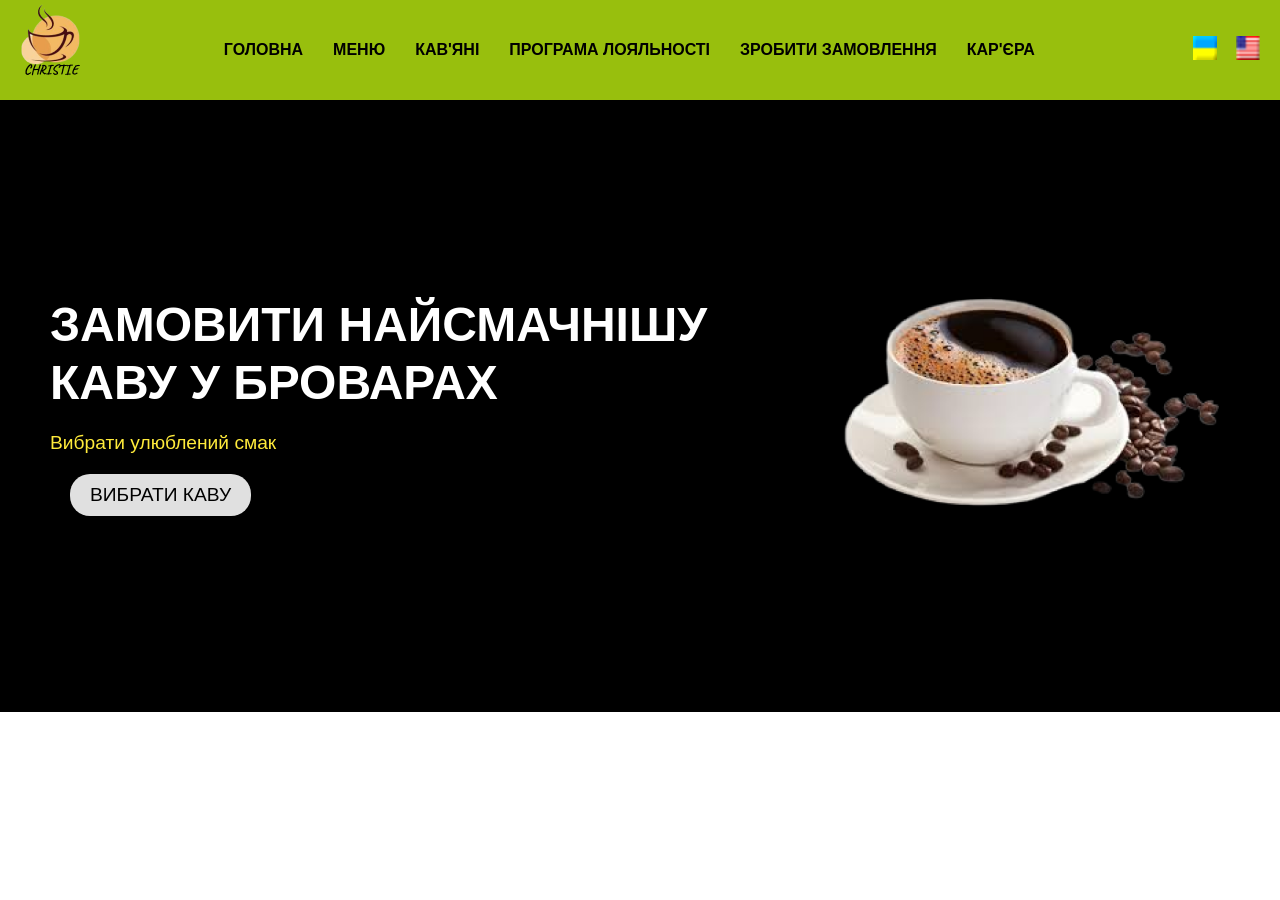
<file: page1/index.html>
<!DOCTYPE html>
<html lang="uk">
<head>
    <meta charset="UTF-8">
    <meta name="viewport" content="width=device-width, initial-scale=1.0">
    <title>Кав'ярня</title>
    <link rel="stylesheet" href="styles.css">
</head>
<body>
    <header>
        <nav class="navbar">
            <div class="logo">
                <img src="/images\Logotype.png" alt="Logo">
            </div>
            <ul class="nav-links">
                <li><a href="#">ГОЛОВНА</a></li>
                <li><a href="#">МЕНЮ</a></li>
                <li><a href="#">КАВ'ЯНІ</a></li>
                <li><a href="#">ПРОГРАМА ЛОЯЛЬНОСТІ</a></li>
                <li><a href="#">ЗРОБИТИ ЗАМОВЛЕННЯ</a></li>
                <li><a href="#">КАР'ЄРА</a></li>
            </ul>
            <div class="language-switcher">
                <a href="#"><img src="/images/ua.png.png" alt="UA"></a>
                <a href="#"><img src="/images/us.png.png" alt="EN"></a>
            </div>
        </nav>
    </header>

    <main>
        <section class="hero">
            <div class="content">
                <h1>ЗАМОВИТИ НАЙСМАЧНІШУ КАВУ У БРОВАРАХ</h1>
                <p><a href="#">Вибрати улюблений смак</a></p>
                <button>ВИБРАТИ КАВУ</button>
            </div>
            <div class="coffee-image">
                <img src="/images/cofe.png" alt="Coffee">
            </div>
        </section>
    </main>
</body>
</html>
</file>
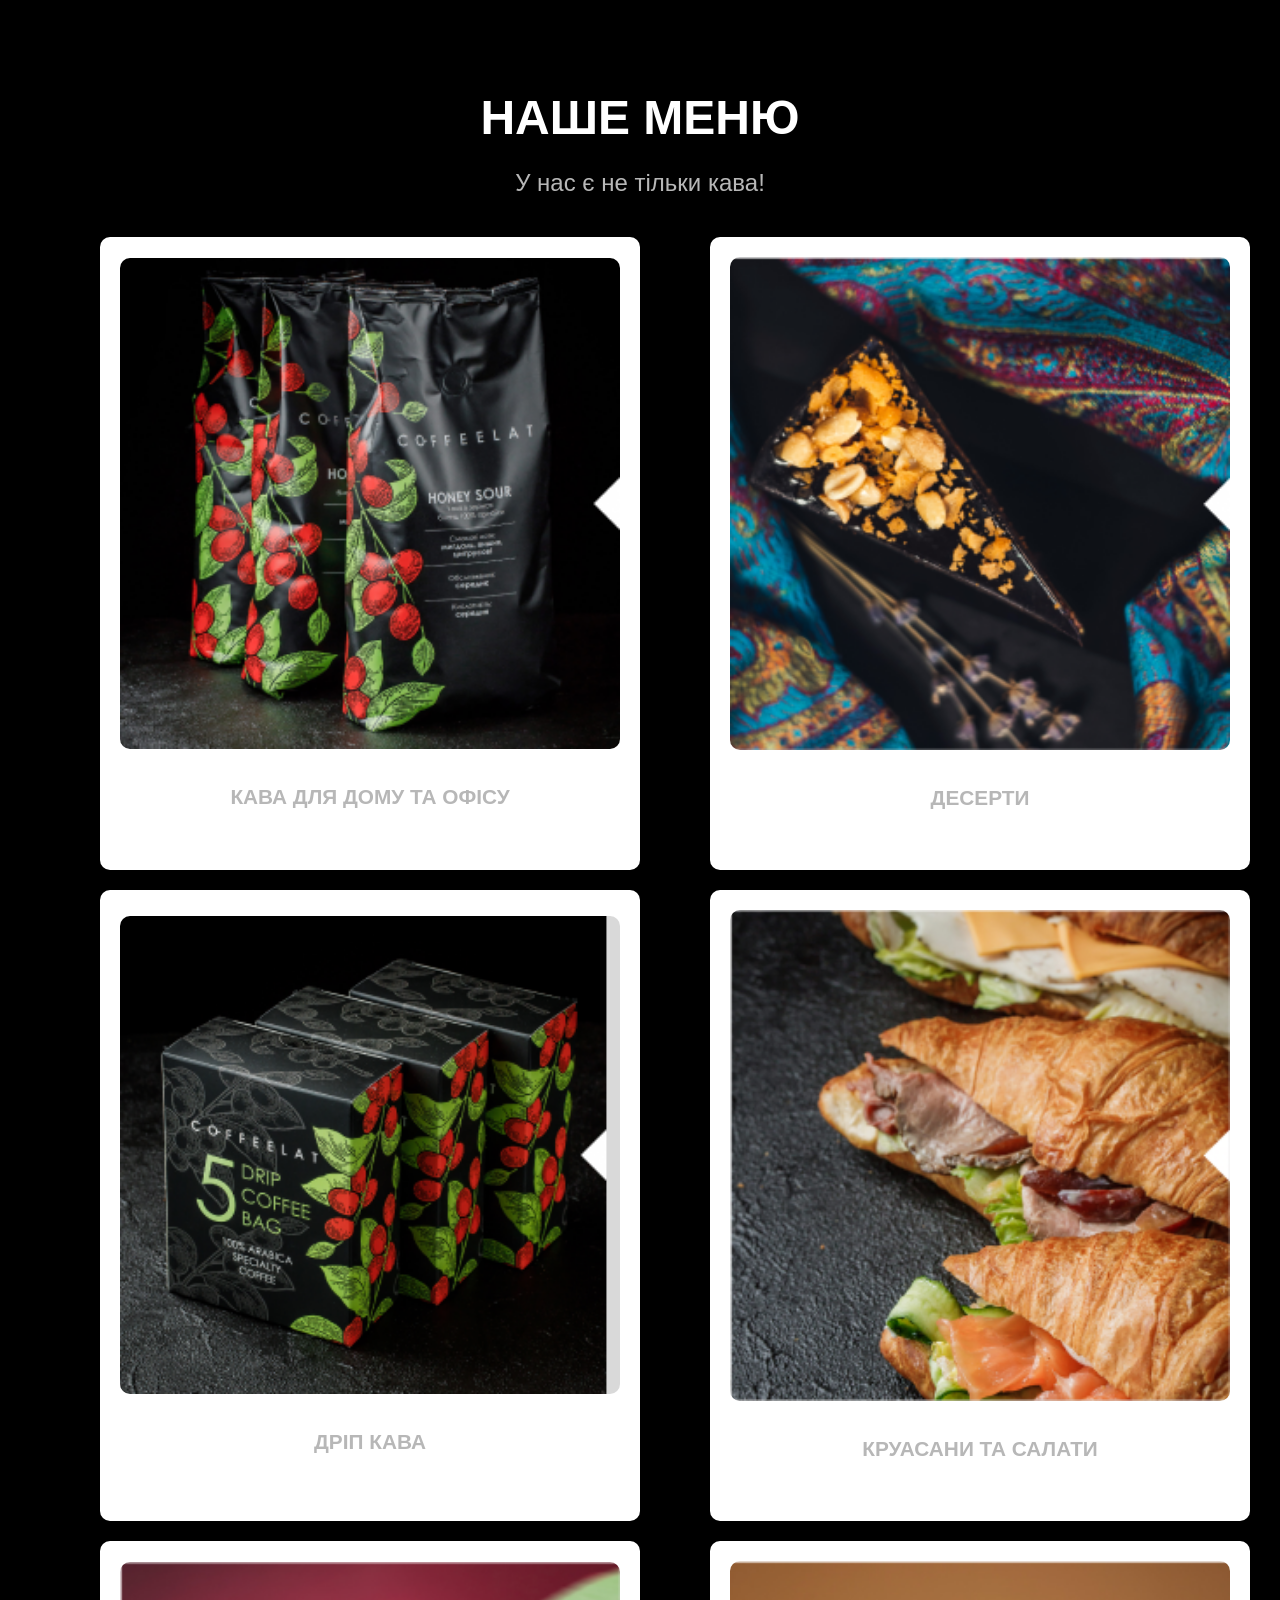
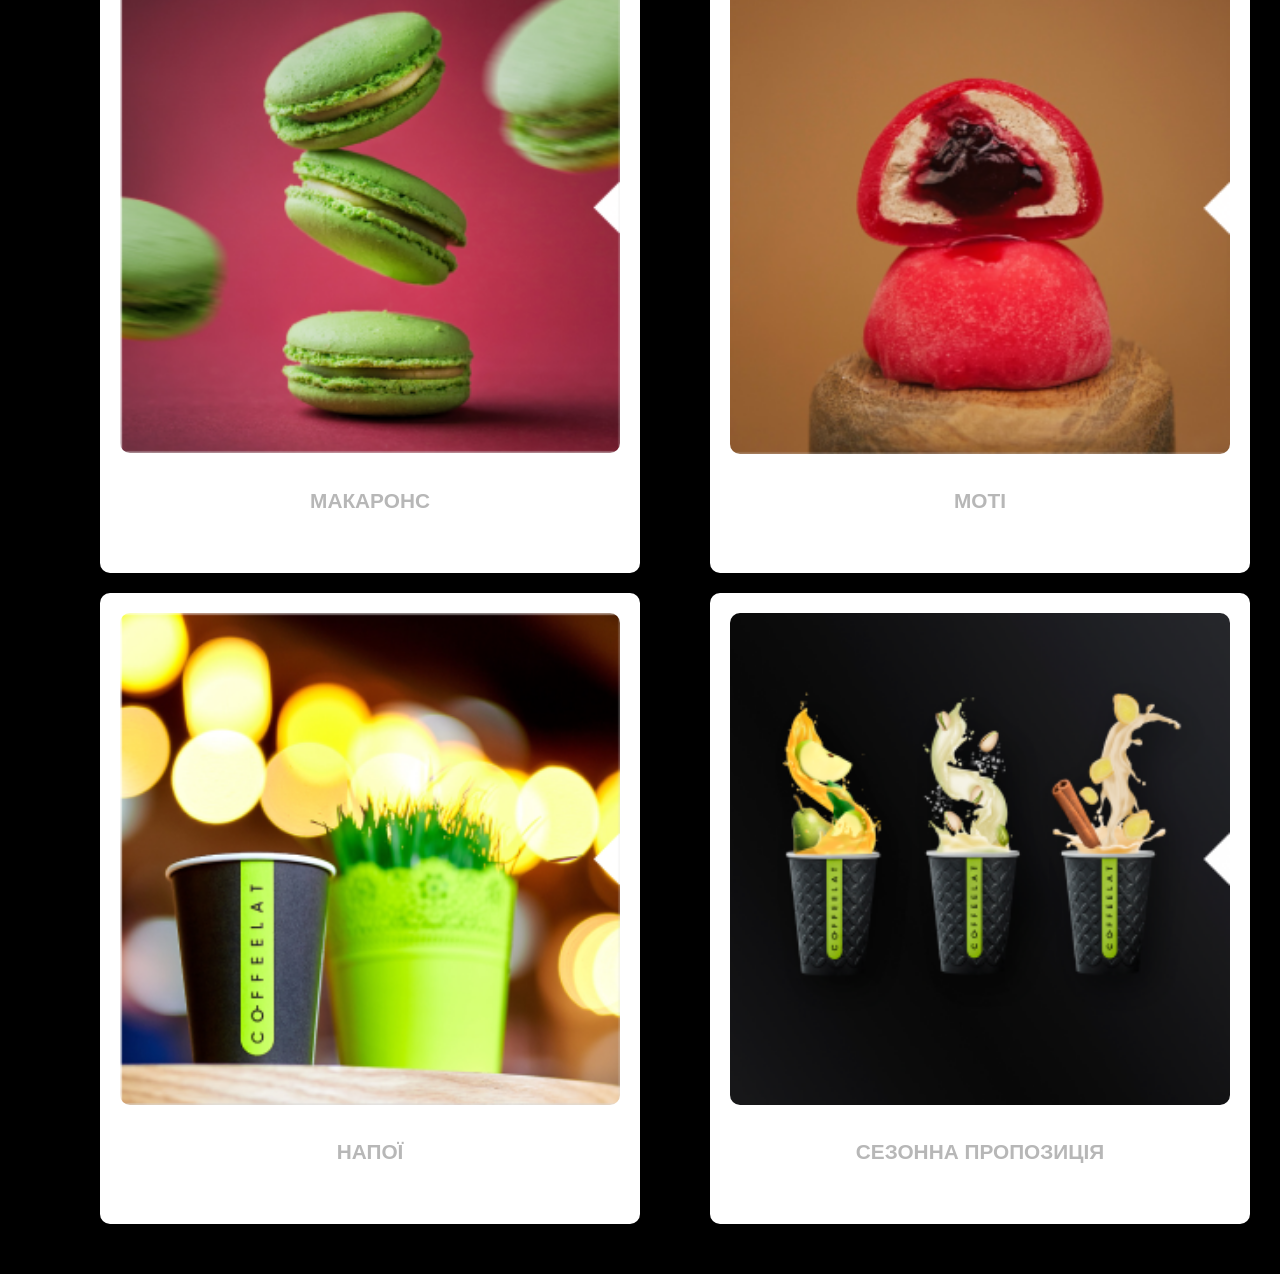
<file: page2/index2.html>
<!DOCTYPE html>
<html lang="uk">
<head>
    <meta charset="UTF-8">
    <meta name="viewport" content="width=device-width, initial-scale=1.0">
    <title>Меню</title>
    <link rel="stylesheet" href="styles2.css">
</head>
<body>
    <main>
        <section class="menu">
            <h2>НАШЕ МЕНЮ</h2>
            <p>У нас є не тільки кава!</p>

            <div class="menu-grid">
                <div class="menu-item">
                    <img src="/images/img1.png" alt="Кава для дому та офісу">
                    <p>КАВА ДЛЯ ДОМУ ТА ОФІСУ</p>
                </div>

                <div class="menu-item">                    
                    <img src="/images/img2.png" alt="Десерти">
                    <p>ДЕСЕРТИ</p>
                </div>

                <div class="menu-item">
                    <img src="/images/img3.png" alt="Дріп кава">
                    <p>ДРІП КАВА</p>
                </div>

                <div class="menu-item">                   
                    <img src="/images/img4.png" alt="Круасани та салати">
                    <p>КРУАСАНИ ТА САЛАТИ</p>
                </div>

                <div class="menu-item">
                    <img src="/images/img5.png" alt="Макаронс">
                    <p>МАКАРОНС</p>
                </div>

                <div class="menu-item">                   
                    <img src="/images/img6.png" alt="Моті">
                    <p>МОТІ</p>
                </div>

                <div class="menu-item">
                    <img src="/images/img7.png" alt="Напої">
                    <p>НАПОЇ</p>
                </div>

                <div class="menu-item">                    
                    <img src="/images/img8.png" alt="Сезонна пропозиція">
                    <p>СЕЗОННА ПРОПОЗИЦІЯ</p>
                </div>
            </div>
        </section>
    </main>
</body>
</html>
</file>
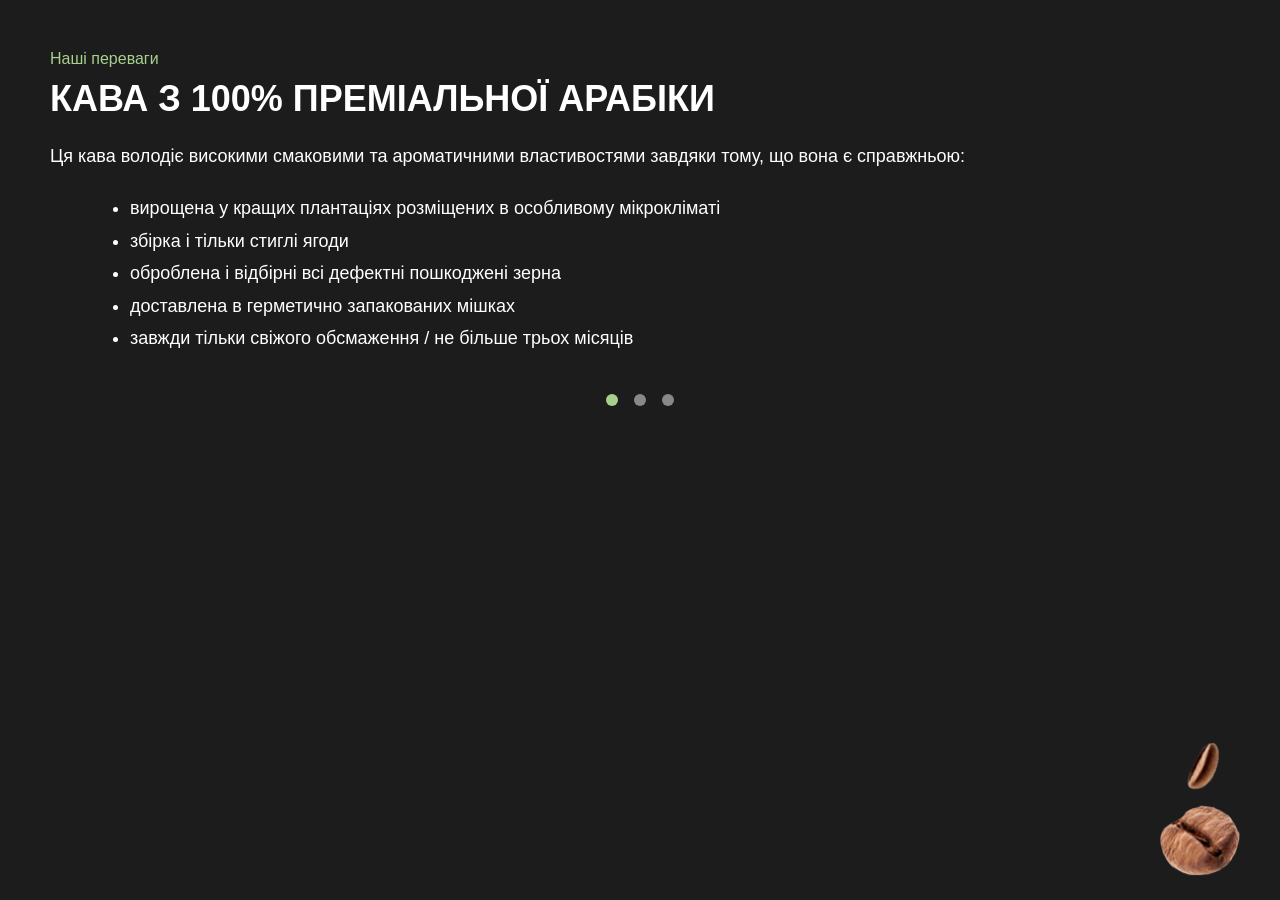
<file: page3/index3.html>
<!DOCTYPE html>
<html lang="uk">
<head>
    <meta charset="UTF-8">
    <meta name="viewport" content="width=device-width, initial-scale=1.0">
    <title>Кава Преміум</title>
    <link rel="stylesheet" href="styles3.css">
</head>
<body>
    <div class="container">
        <div class="heading">Наші переваги</div>
        <div class="title">КАВА З 100% ПРЕМІАЛЬНОЇ АРАБІКИ</div>
        <div class="description">
            Ця кава володіє високими смаковими та ароматичними властивостями завдяки тому, що вона є справжньою:
            <ul class="points">
                <li>вирощена у кращих плантаціях розміщених в особливому мікрокліматі</li>
                <li>збірка і тільки стиглі ягоди</li>
                <li>оброблена і відбірні всі дефектні пошкоджені зерна</li>
                <li>доставлена в герметично запакованих мішках</li>
                <li>завжди тільки свіжого обсмаження / не більше трьох місяців</li>
            </ul>
        </div>
        <div class="dot-navigation">
            <span class="dot active"></span>
            <span class="dot"></span>
            <span class="dot"></span>
        </div>
        <div class="coffee-image">
            <img src="/images/coffee2.png.png" alt="Кава">
        </div>
    </div>
</body>
</html>
</file>
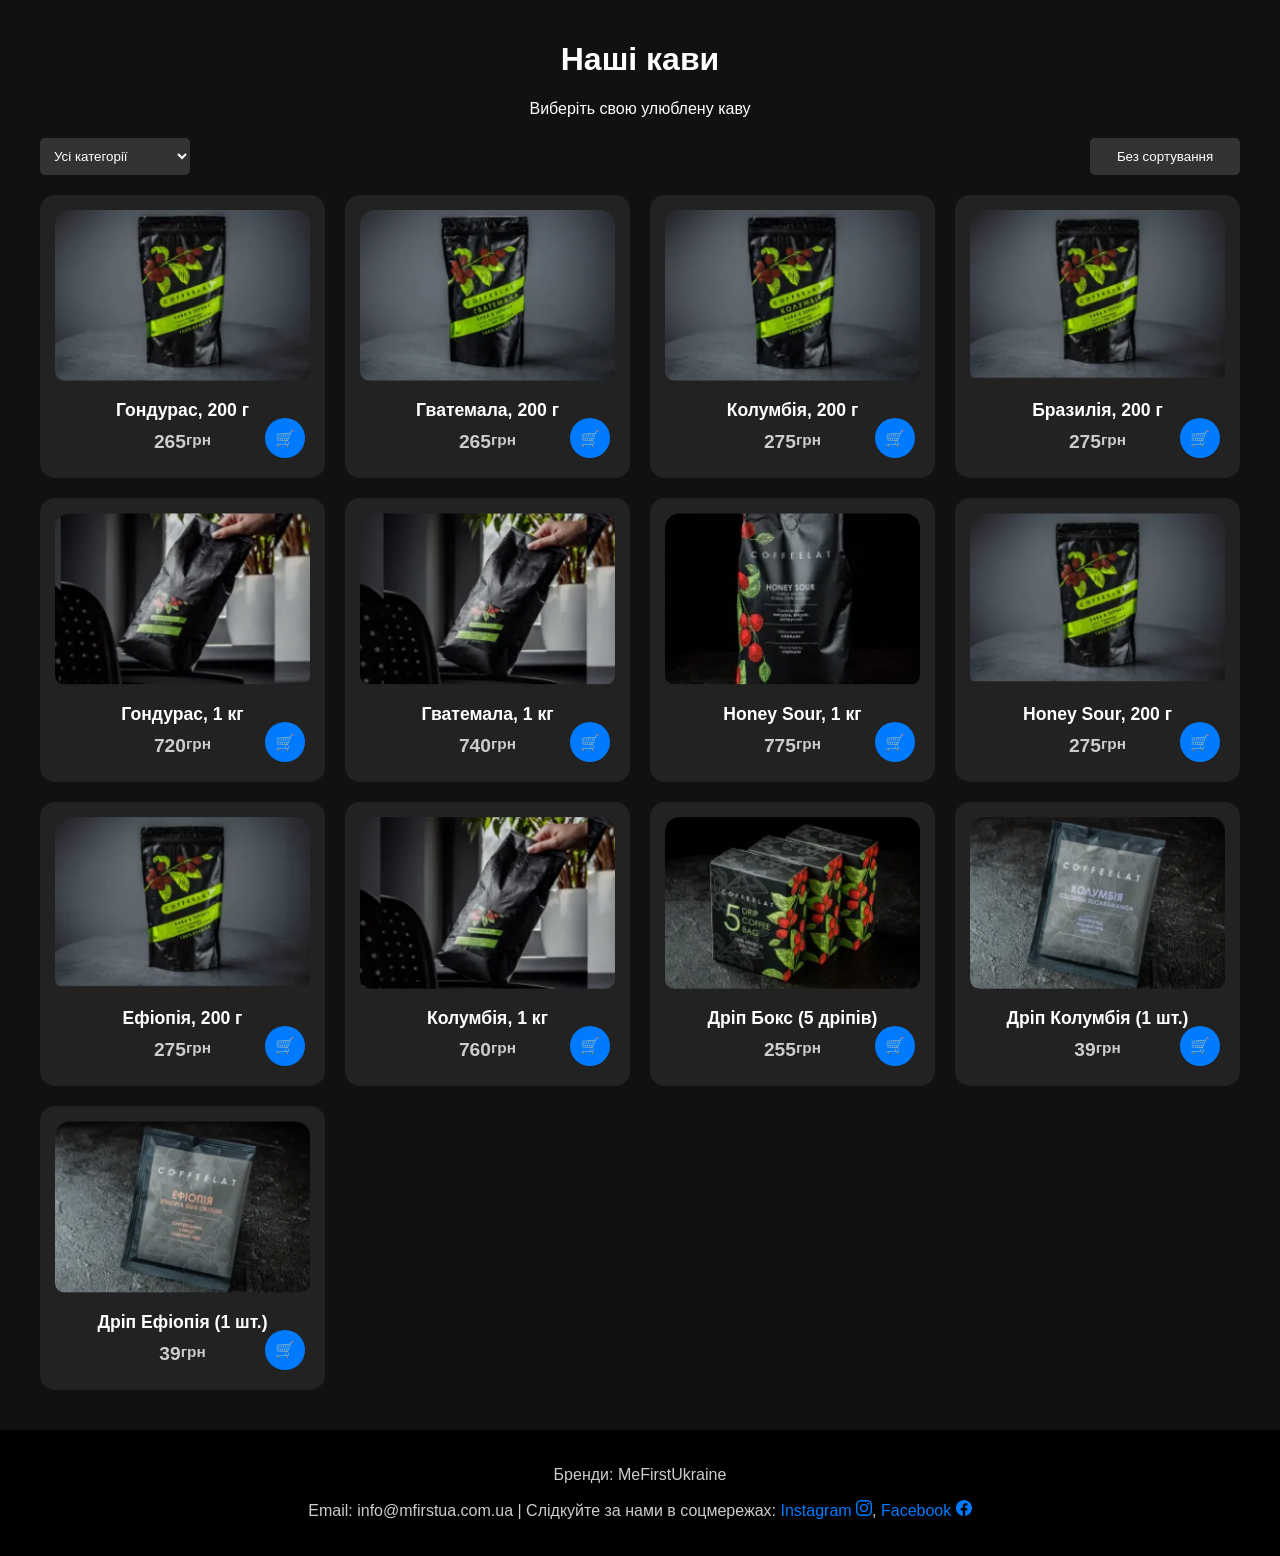
<file: page4/index4.html>
<!DOCTYPE html>
<html lang="en">
<head>
    <meta charset="UTF-8">
    <meta name="viewport" content="width=device-width, initial-scale=1.0">
    <title>Product Grid</title>
    <link rel="stylesheet" href="styles4.css">
</head>
<body>

    <div class="container">
        <div class="header">
            <h1>Наші кави</h1>
            <p>Виберіть свою улюблену каву</p>
        </div>

        <div class="filter-bar">
            <select>
                <option>Усі категорії</option>
            </select>
            <button>Без сортування</button>
        </div>

        <div class="product-grid">
            <!-- Product Card -->
            <div class="product-card">
                <img src="/images/item1.png" alt="Product">
                <div class="product-info">
                    <h4>Гондурас, 200 г</h4>
                    <p class="price">265<span class="currency">грн</span></p>
                    <a href="#" class="buy-button">🛒</a>
                </div>
            </div>

            <!-- Add more product cards as needed -->
            <div class="product-card">
                <img src="/images/item2.png" alt="Product">
                <div class="product-info">
                    <h4>Гватемала, 200 г</h4>
                    <p class="price">265<span class="currency">грн</span></p>
                    <a href="#" class="buy-button">🛒</a>
                </div>
            </div>

            <!-- Example Product -->
            <div class="product-card">
                <img src="/images/item3.png" alt="Product">
                <div class="product-info">
                    <h4>Колумбія, 200 г</h4>
                    <p class="price">275<span class="currency">грн</span></p>
                    <a href="#" class="buy-button">🛒</a>
                </div>
            </div>

            <div class="product-card">
                <img src="/images/item4.png" alt="Product">
                <div class="product-info">
                    <h4>Бразилія, 200 г</h4>
                    <p class="price">275<span class="currency">грн</span></p>
                    <a href="#" class="buy-button">🛒</a>
                </div>
            </div>

            <div class="product-card">
                <img src="/images/item5.png" alt="Product">
                <div class="product-info">
                    <h4>Гондурас, 1 кг</h4>
                    <p class="price">720<span class="currency">грн</span></p>
                    <a href="#" class="buy-button">🛒</a>
                </div>
            </div>

            <div class="product-card">
                <img src="/images/item6.png" alt="Product">
                <div class="product-info">
                    <h4>Гватемала, 1 кг</h4>
                    <p class="price">740<span class="currency">грн</span></p>
                    <a href="#" class="buy-button">🛒</a>
                </div>
            </div>

            <div class="product-card">
                <img src="/images/item7.png" alt="Product">
                <div class="product-info">
                    <h4>Honey Sour, 1 кг</h4>
                    <p class="price">775<span class="currency">грн</span></p>
                    <a href="#" class="buy-button">🛒</a>
                </div>
            </div>

            <div class="product-card">
                <img src="/images/item8.png" alt="Product">
                <div class="product-info">
                    <h4>Honey Sour, 200 г</h4>
                    <p class="price">275<span class="currency">грн</span></p>
                    <a href="#" class="buy-button">🛒</a>
                </div>
            </div>


            <div class="product-card">
                <img src="/images/item9.png" alt="Product">
                <div class="product-info">
                    <h4>Ефіопія, 200 г</h4>
                    <p class="price">275<span class="currency">грн</span></p>
                    <a href="#" class="buy-button">🛒</a>
                </div>
            </div>

            <div class="product-card">
                <img src="/images/item10.png" alt="Product">
                <div class="product-info">
                    <h4>Колумбія, 1 кг</h4>
                    <p class="price">760<span class="currency">грн</span></p>
                    <a href="#" class="buy-button">🛒</a>
                </div>
            </div>

            <div class="product-card">
                <img src="/images/item11.png" alt="Product">
                <div class="product-info">
                    <h4>Дріп Бокс (5 дріпів)</h4>
                    <p class="price">255<span class="currency">грн</span></p>
                    <a href="#" class="buy-button">🛒</a>
                </div>
            </div>

            <div class="product-card">
                <img src="/images/item12.png" alt="Product">
                <div class="product-info">
                    <h4>Дріп Колумбія (1 шт.)</h4>
                    <p class="price">39<span class="currency">грн</span></p>
                    <a href="#" class="buy-button">🛒</a>
                </div>
            </div>


            <div class="product-card">
                <img src="/images/item13.png" alt="Product">
                <div class="product-info">
                    <h4>Дріп Ефіопія (1 шт.)</h4>
                    <p class="price">39<span class="currency">грн</span></p>
                    <a href="#" class="buy-button">🛒</a>
                </div>
            </div>


        </div>
    </div>

    <footer>
        <p>Бренди: MeFirstUkraine</p>
        <p>Email: info@mfirstua.com.ua | Слідкуйте за нами в соцмережах: <a href="#">Instagram <svg xmlns="http://www.w3.org/2000/svg" width="16" height="16" fill="currentColor" class="bi bi-instagram" viewBox="0 0 16 16">
            <path d="M8 0C5.829 0 5.556.01 4.703.048 3.85.088 3.269.222 2.76.42a3.9 3.9 0 0 0-1.417.923A3.9 3.9 0 0 0 .42 2.76C.222 3.268.087 3.85.048 4.7.01 5.555 0 5.827 0 8.001c0 2.172.01 2.444.048 3.297.04.852.174 1.433.372 1.942.205.526.478.972.923 1.417.444.445.89.719 1.416.923.51.198 1.09.333 1.942.372C5.555 15.99 5.827 16 8 16s2.444-.01 3.298-.048c.851-.04 1.434-.174 1.943-.372a3.9 3.9 0 0 0 1.416-.923c.445-.445.718-.891.923-1.417.197-.509.332-1.09.372-1.942C15.99 10.445 16 10.173 16 8s-.01-2.445-.048-3.299c-.04-.851-.175-1.433-.372-1.941a3.9 3.9 0 0 0-.923-1.417A3.9 3.9 0 0 0 13.24.42c-.51-.198-1.092-.333-1.943-.372C10.443.01 10.172 0 7.998 0zm-.717 1.442h.718c2.136 0 2.389.007 3.232.046.78.035 1.204.166 1.486.275.373.145.64.319.92.599s.453.546.598.92c.11.281.24.705.275 1.485.039.843.047 1.096.047 3.231s-.008 2.389-.047 3.232c-.035.78-.166 1.203-.275 1.485a2.5 2.5 0 0 1-.599.919c-.28.28-.546.453-.92.598-.28.11-.704.24-1.485.276-.843.038-1.096.047-3.232.047s-2.39-.009-3.233-.047c-.78-.036-1.203-.166-1.485-.276a2.5 2.5 0 0 1-.92-.598 2.5 2.5 0 0 1-.6-.92c-.109-.281-.24-.705-.275-1.485-.038-.843-.046-1.096-.046-3.233s.008-2.388.046-3.231c.036-.78.166-1.204.276-1.486.145-.373.319-.64.599-.92s.546-.453.92-.598c.282-.11.705-.24 1.485-.276.738-.034 1.024-.044 2.515-.045zm4.988 1.328a.96.96 0 1 0 0 1.92.96.96 0 0 0 0-1.92m-4.27 1.122a4.109 4.109 0 1 0 0 8.217 4.109 4.109 0 0 0 0-8.217m0 1.441a2.667 2.667 0 1 1 0 5.334 2.667 2.667 0 0 1 0-5.334"/>
          </svg></a>, 
          <a href="#">Facebook <svg xmlns="http://www.w3.org/2000/svg" width="16" height="16" fill="currentColor" class="bi bi-facebook" viewBox="0 0 16 16">
            <path d="M16 8.049c0-4.446-3.582-8.05-8-8.05C3.58 0-.002 3.603-.002 8.05c0 4.017 2.926 7.347 6.75 7.951v-5.625h-2.03V8.05H6.75V6.275c0-2.017 1.195-3.131 3.022-3.131.876 0 1.791.157 1.791.157v1.98h-1.009c-.993 0-1.303.621-1.303 1.258v1.51h2.218l-.354 2.326H9.25V16c3.824-.604 6.75-3.934 6.75-7.951"/>
          </svg></a></p>
    </footer>

</body>
</html>
</file>
<file: page1/styles.css>
/* General Reset */
* {
    margin: 0;
    padding: 0;
    box-sizing: border-box;
}

/* Body styling */
body {
    font-family: Arial, sans-serif;
}

/* Navbar styling */
.navbar {
    display: flex;
    justify-content: space-between;
    align-items: center;
    background-color: #98bf0d;
    padding: 20px;
    height: 100px;
}

.navbar .nav-links {
    list-style: none;
    display: flex;
}

.navbar .nav-links li {
    margin: 0 15px;
}

.navbar .nav-links a {
    color: black;
    text-decoration: none;
    font-weight: bold;
}

.navbar .language-switcher a {
    margin-left: 15px;
}

.navbar .language-switcher img {
    width: 24px;
    height: 24px;
}

/* Hero Section Styling */
.hero {
    display: flex;
    justify-content: space-between;
    align-items: center;
    background-color: #000;
    color: #fff;
    padding: 50px;
    height: 612px;
}

.hero .content h1 {
    font-size: 3em;
    line-height: 1.2;
    margin-bottom: 20px;
}

.hero .content p a {
    color: #ffeb3b;
    text-decoration: none;
    font-size: 1.2em;
}

.hero button {
    margin-left: 20px;
    margin-top: 20px;
    padding: 10px 20px;
    background-color: #e0e0e0;
    border: none;
    border-radius: 20px;
    font-size: 1.2em;
    cursor: pointer;
}

.hero .coffee-image img {
    max-width: 400px;
}
</file>
<file: page2/styles2.css>
/* Body styling */
body {
    font-family: Arial, sans-serif;
    background-color: #f3f3f3;
    color: #000;
    margin: 0;
    padding: 0;
}

/* Section styling */
.menu {
    text-align: center;
    padding: 50px;
    background-color: #000;
    color: #fff;
}

.menu h2 {
    font-size: 3em;
    margin-bottom: 10px;
}

.menu p {
    font-size: 1.5em;
    margin-bottom: 40px;
    color: #b7b7b7;
}

/* Grid layout */
.menu-grid {
    display: grid;
    grid-template-columns: repeat(2, 1fr);
    gap: 20px;
}

.menu-item {
    display: flex;
    flex-direction: column;
    justify-content: center;
    align-items: center;
    background-color: #fff;
    color: #000;
    padding: 20px;
    border-radius: 10px;
    transition: transform 0.3s ease;
    width: 500px;
    margin-left: 50px;
}

.menu-item:hover {
    transform: scale(1.05);
}

.menu-item img {
    width: 100%;
    height: auto;
    border-radius: 10px;
    margin-bottom: 15px;
}

.menu-item p {
    font-size: 1.3em;
    font-weight: bold;
    text-transform: uppercase;
}
</file>
<file: page3/styles3.css>
body, html {
    margin: 0;
    padding: 0;
    font-family: Arial, sans-serif;
    background-color: #1C1C1C;
    color: #FFFFFF;
}

.container {
    padding: 50px;
    max-width: 1200px;
    margin: auto;
}

.heading {
    color: #A8D08D;
    font-size: 16px;
}

.title {
    font-size: 36px;
    font-weight: bold;
    margin-top: 10px;
}

.description {
    margin-top: 20px;
    line-height: 1.8;
    font-size: 18px;
}

.points {
    list-style-type: disc;
    margin-left: 40px;
    margin-top: 20px;
}

.dot-navigation {
    display: flex;
    justify-content: center;
    margin-top: 40px;
}

.dot {
    height: 12px;
    width: 12px;
    background-color: #888;
    border-radius: 50%;
    display: inline-block;
    margin: 0 8px;
    cursor: pointer;
}

.dot.active {
    background-color: #A8D08D;
}

.coffee-image {
    position: absolute;
    bottom: 20px;
    right: 40px;
}

.coffee-image img {
    width: 80px;
    height: auto;
}
</file>
<file: page4/styles4.css>
body {
    font-family: Arial, sans-serif;
    margin: 0;
    background-color: #111;
    color: #fff;
}

.container {
    max-width: 1200px;
    margin: 0 auto;
    padding: 20px;
}

.header {
    text-align: center;
    margin-bottom: 20px;
}

.filter-bar {
    display: flex;
    justify-content: space-between;
    margin-bottom: 20px;
}

.filter-bar select,
.filter-bar button {
    padding: 10px;
    background-color: #333;
    color: #fff;
    border: none;
    border-radius: 5px;
    width: 150px;
}

.product-grid {
    display: grid;
    grid-template-columns: repeat(auto-fit, minmax(250px, 1fr));
    gap: 20px;
}

.product-card {
    background-color: #222;
    border-radius: 15px;
    overflow: hidden;
    text-align: center;
    padding: 15px;
    transition: transform 0.3s;
    position: relative;
}

.product-card:hover {
    transform: scale(1.05);
}

.product-card img {
    width: 100%;
    height: auto;
    border-radius: 10px;
}

.product-info {
    margin-top: 15px;
}

.product-info h4 {
    font-size: 1.1em;
    margin: 10px 0;
}

.product-info p {
    font-size: 1.2em;
    color: #ccc;
    font-weight: bold;
}

.price {
    font-size: 1.3em;
    margin: 10px 0;
    color: #fff;
    font-weight: bold;
}

.currency {
    font-size: 0.8em;
    vertical-align: top;
}

.buy-button {
    position: absolute;
    bottom: 20px;
    right: 20px;
    display: flex;
    justify-content: center;
    align-items: center;
    width: 40px;
    height: 40px;
    background-color: #007bff;
    color: white;
    border-radius: 50%;
    text-decoration: none;
}

.buy-button:hover {
    background-color: #0056b3;
}

footer {
    text-align: center;
    margin-top: 20px;
    padding: 20px 0;
    background-color: #000;
    color: #ccc;
}

footer a {
    color: #007bff;
    text-decoration: none;
}

footer a:hover {
    text-decoration: underline;
}
</file>
